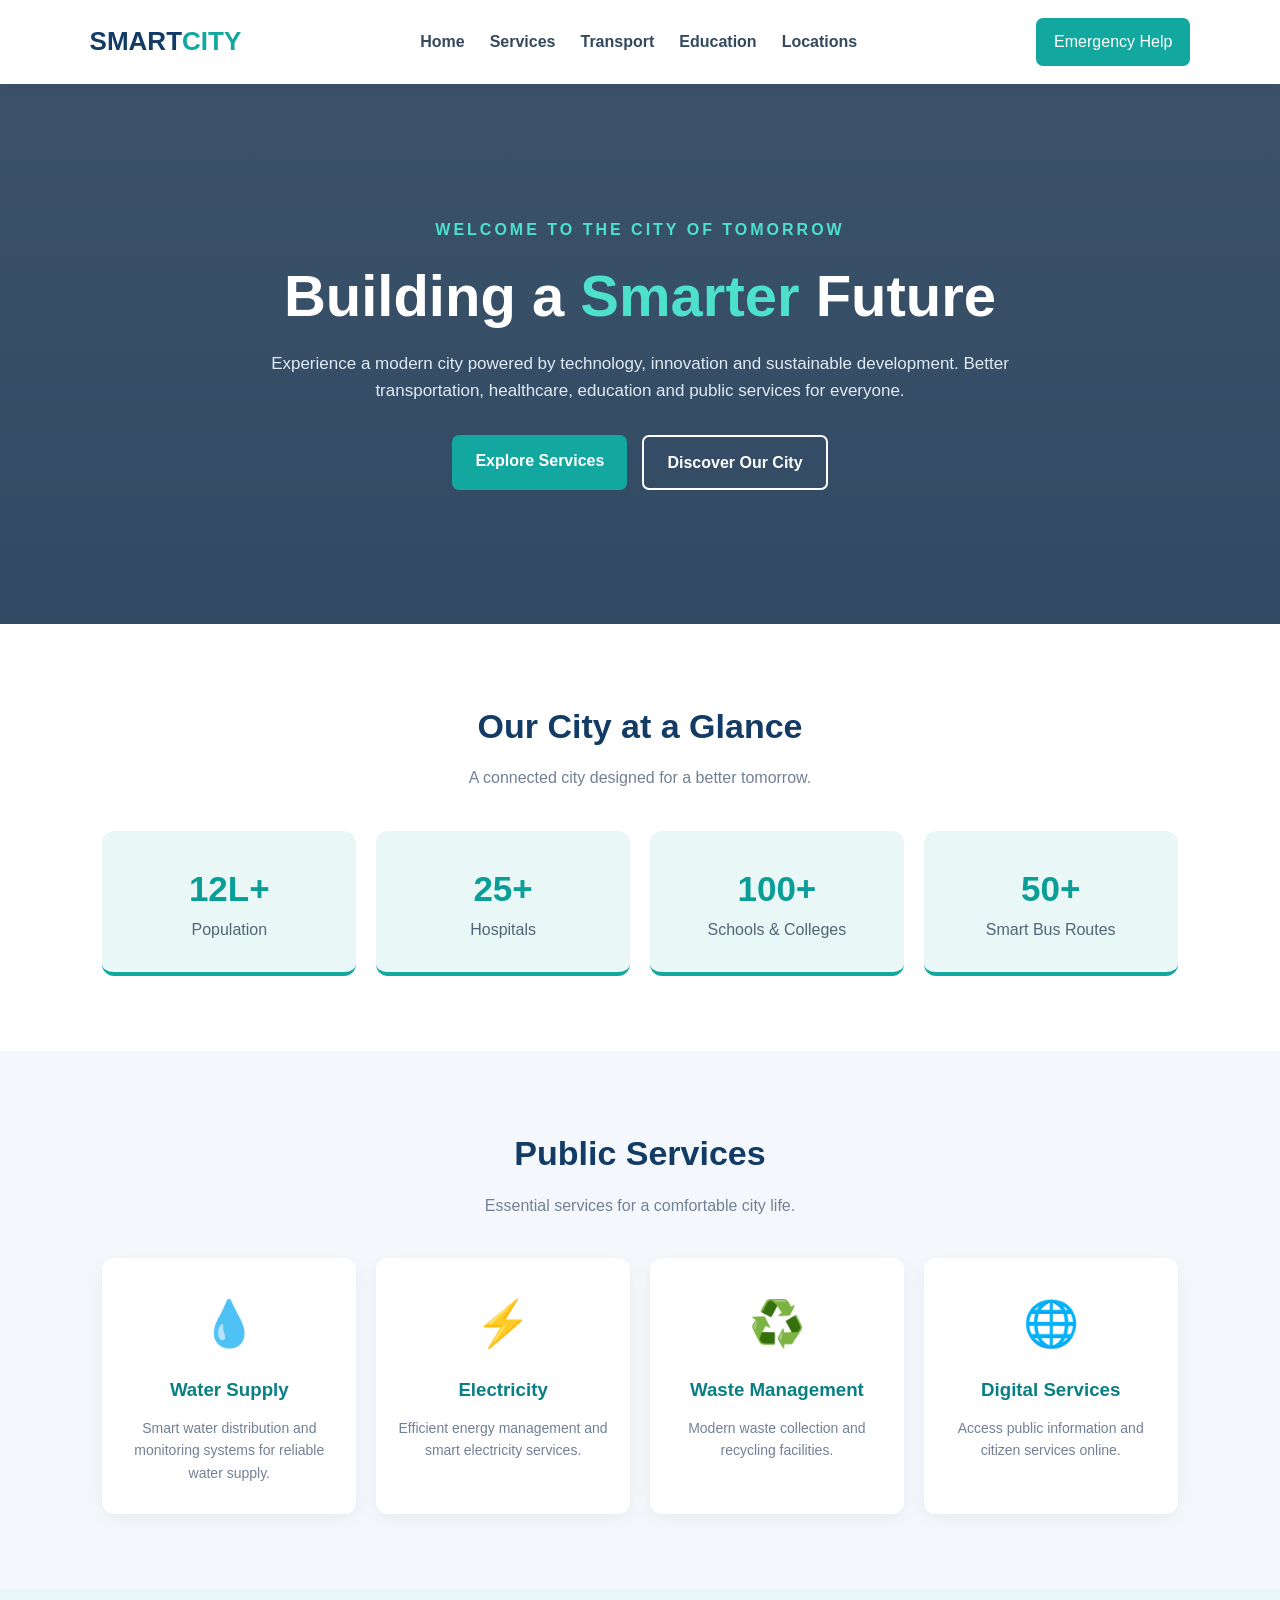
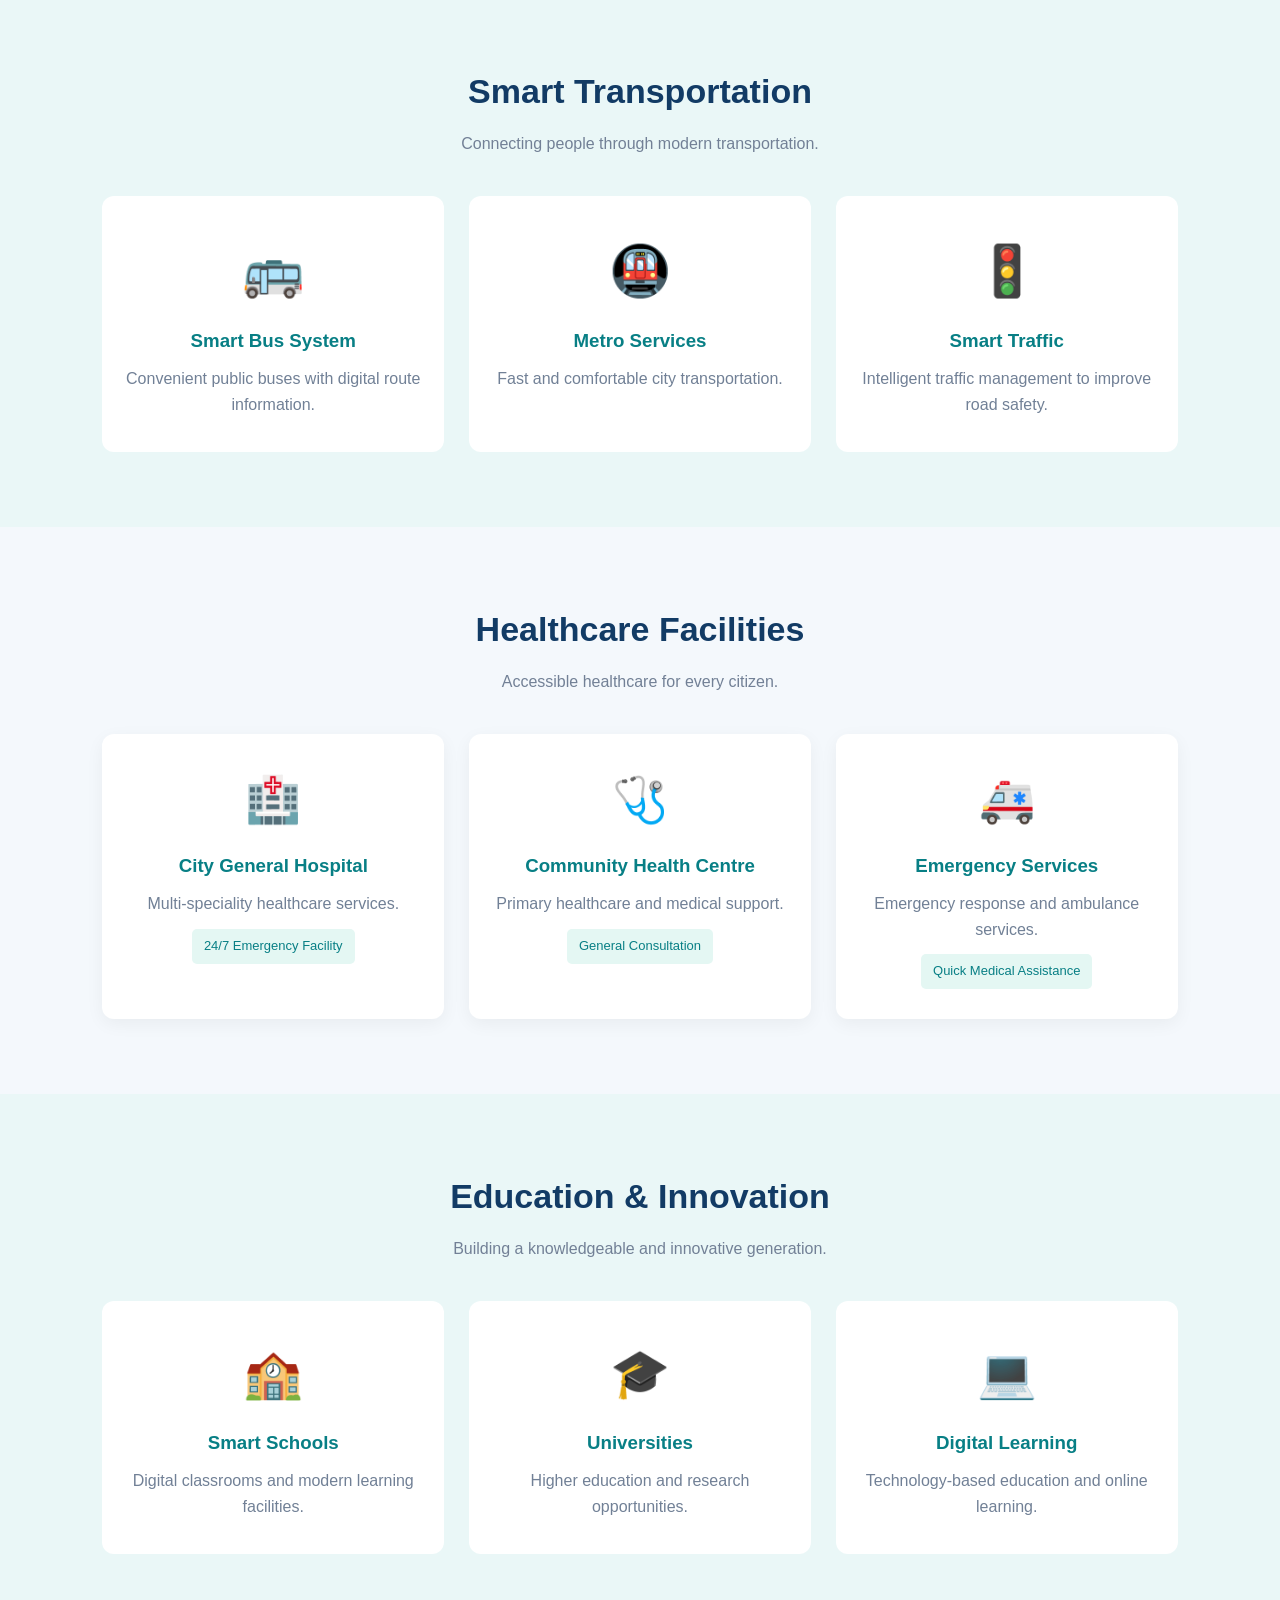
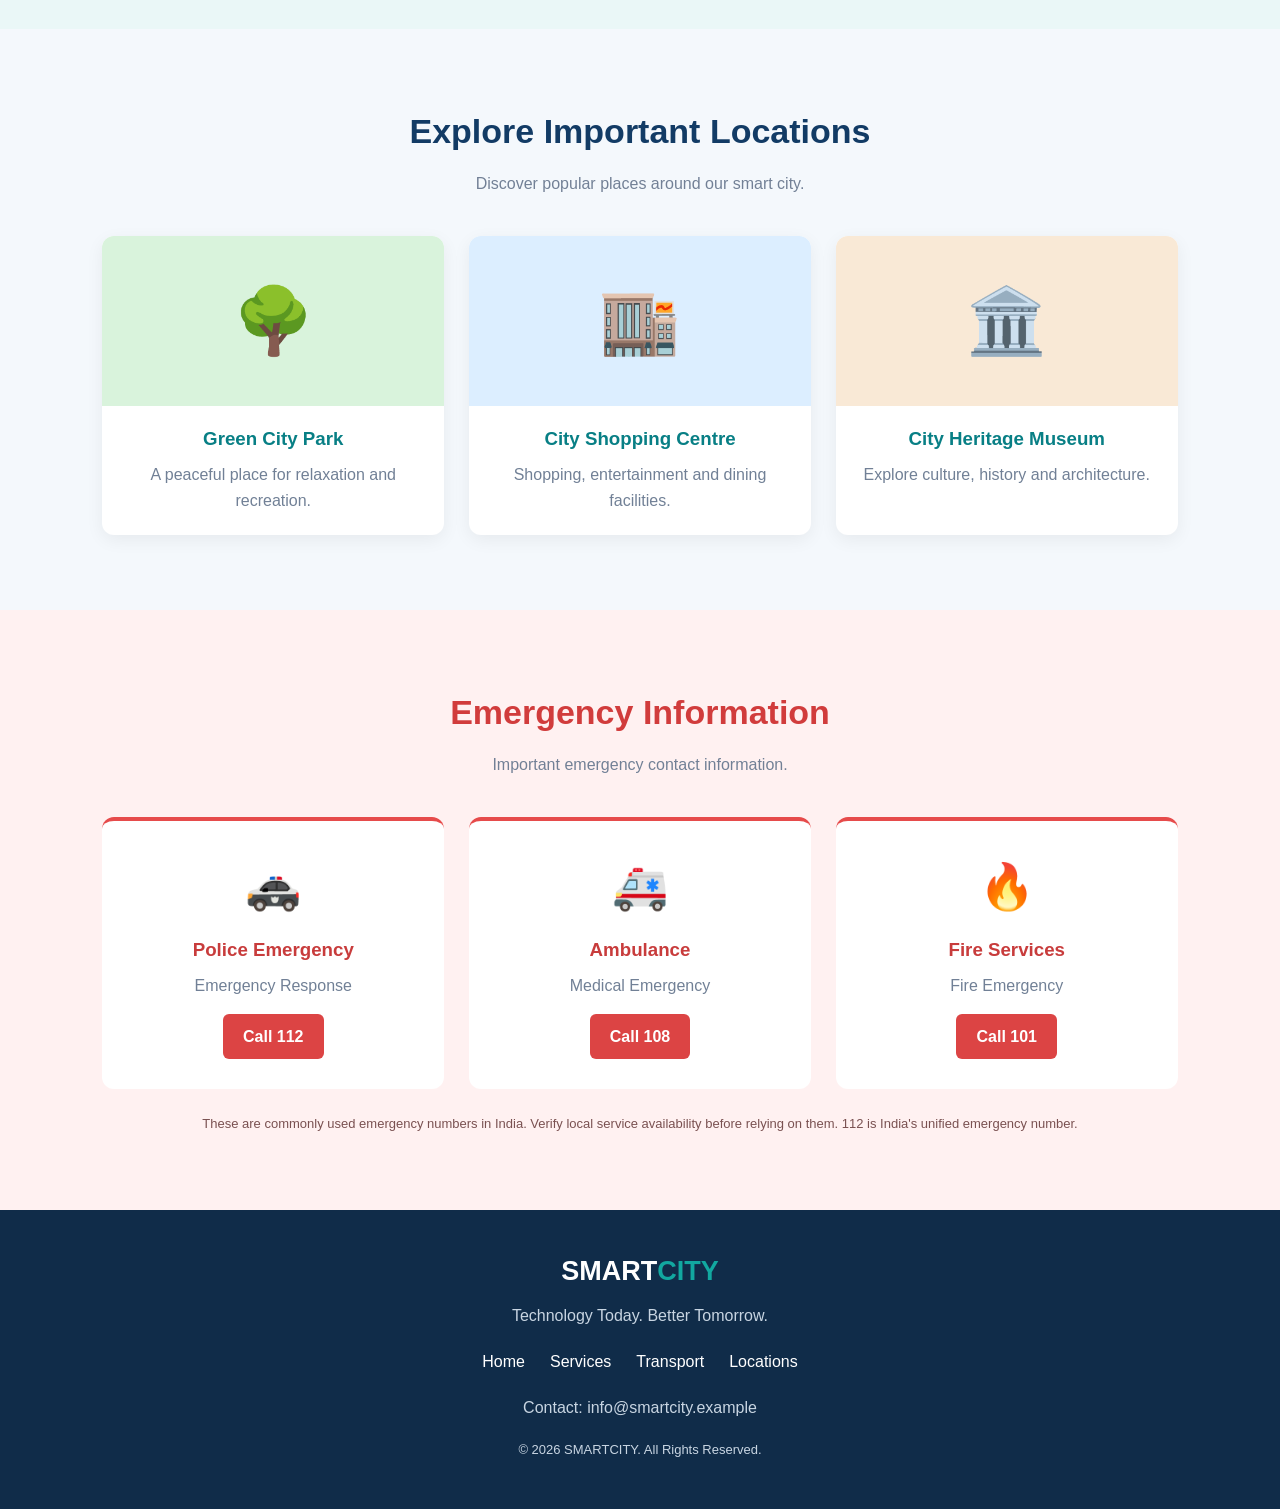
<file: Smart-City-Website/index.html>
<!DOCTYPE html>
<html lang="en">

<head>
    <meta charset="UTF-8">
    <meta name="viewport" content="width=device-width, initial-scale=1.0">

    <title>SmartCity | Future Starts Here</title>

    <link rel="stylesheet" href="style.css">
</head>

<body>

    <!-- NAVIGATION BAR -->

    <header>
        <nav class="navbar">

            <h2 class="logo">SMART<span>CITY</span></h2>

            <ul class="nav-links">
                <li><a href="#home">Home</a></li>
                <li><a href="#services">Services</a></li>
                <li><a href="#transport">Transport</a></li>
                <li><a href="#education">Education</a></li>
                <li><a href="#locations">Locations</a></li>
            </ul>

            <a href="#emergency" class="nav-btn">
                Emergency Help
            </a>

        </nav>
    </header>


    <!-- HERO SECTION -->

    <section class="hero" id="home">

        <div class="hero-content">

            <p class="tagline">WELCOME TO THE CITY OF TOMORROW</p>

            <h1>Building a <span>Smarter</span> Future</h1>

            <p>
                Experience a modern city powered by technology,
                innovation and sustainable development.
                Better transportation, healthcare, education
                and public services for everyone.
            </p>

            <div class="hero-buttons">

                <a href="#services" class="primary-btn">
                    Explore Services
                </a>

                <a href="#locations" class="secondary-btn">
                    Discover Our City
                </a>

            </div>

        </div>

    </section>


    <!-- CITY STATISTICS -->

    <section class="statistics section">

        <h2 class="section-title">Our City at a Glance</h2>

        <p class="section-subtitle">
            A connected city designed for a better tomorrow.
        </p>

        <div class="stats-container">

            <div class="stat-card">
                <h3>12L+</h3>
                <p>Population</p>
            </div>

            <div class="stat-card">
                <h3>25+</h3>
                <p>Hospitals</p>
            </div>

            <div class="stat-card">
                <h3>100+</h3>
                <p>Schools & Colleges</p>
            </div>

            <div class="stat-card">
                <h3>50+</h3>
                <p>Smart Bus Routes</p>
            </div>

        </div>

    </section>


    <!-- PUBLIC SERVICES -->

    <section class="services section" id="services">

        <h2 class="section-title">Public Services</h2>

        <p class="section-subtitle">
            Essential services for a comfortable city life.
        </p>

        <div class="service-container">

            <div class="service-card">
                <div class="service-icon">💧</div>
                <h3>Water Supply</h3>
                <p>
                    Smart water distribution and monitoring
                    systems for reliable water supply.
                </p>
            </div>

            <div class="service-card">
                <div class="service-icon">⚡</div>
                <h3>Electricity</h3>
                <p>
                    Efficient energy management and
                    smart electricity services.
                </p>
            </div>

            <div class="service-card">
                <div class="service-icon">♻️</div>
                <h3>Waste Management</h3>
                <p>
                    Modern waste collection and
                    recycling facilities.
                </p>
            </div>

            <div class="service-card">
                <div class="service-icon">🌐</div>
                <h3>Digital Services</h3>
                <p>
                    Access public information and
                    citizen services online.
                </p>
            </div>

        </div>

    </section>


    <!-- TRANSPORTATION -->

    <section class="transport section" id="transport">

        <h2 class="section-title">Smart Transportation</h2>

        <p class="section-subtitle">
            Connecting people through modern transportation.
        </p>

        <div class="transport-container">

            <div class="transport-card">
                <div class="transport-icon">🚌</div>
                <h3>Smart Bus System</h3>
                <p>
                    Convenient public buses with
                    digital route information.
                </p>
            </div>

            <div class="transport-card">
                <div class="transport-icon">🚇</div>
                <h3>Metro Services</h3>
                <p>
                    Fast and comfortable city
                    transportation.
                </p>
            </div>

            <div class="transport-card">
                <div class="transport-icon">🚦</div>
                <h3>Smart Traffic</h3>
                <p>
                    Intelligent traffic management
                    to improve road safety.
                </p>
            </div>

        </div>

    </section>


    <!-- HEALTHCARE -->

    <section class="healthcare section" id="healthcare">

        <h2 class="section-title">Healthcare Facilities</h2>

        <p class="section-subtitle">
            Accessible healthcare for every citizen.
        </p>

        <div class="health-container">

            <div class="health-card">
                <div class="health-icon">🏥</div>
                <h3>City General Hospital</h3>
                <p>Multi-speciality healthcare services.</p>
                <span>24/7 Emergency Facility</span>
            </div>

            <div class="health-card">
                <div class="health-icon">🩺</div>
                <h3>Community Health Centre</h3>
                <p>Primary healthcare and medical support.</p>
                <span>General Consultation</span>
            </div>

            <div class="health-card">
                <div class="health-icon">🚑</div>
                <h3>Emergency Services</h3>
                <p>Emergency response and ambulance services.</p>
                <span>Quick Medical Assistance</span>
            </div>

        </div>

    </section>


    <!-- EDUCATION -->

    <section class="education section" id="education">

        <h2 class="section-title">Education & Innovation</h2>

        <p class="section-subtitle">
            Building a knowledgeable and innovative generation.
        </p>

        <div class="education-container">

            <div class="education-card">
                <div class="education-icon">🏫</div>
                <h3>Smart Schools</h3>
                <p>
                    Digital classrooms and modern
                    learning facilities.
                </p>
            </div>

            <div class="education-card">
                <div class="education-icon">🎓</div>
                <h3>Universities</h3>
                <p>
                    Higher education and
                    research opportunities.
                </p>
            </div>

            <div class="education-card">
                <div class="education-icon">💻</div>
                <h3>Digital Learning</h3>
                <p>
                    Technology-based education
                    and online learning.
                </p>
            </div>

        </div>

    </section>


    <!-- IMPORTANT LOCATIONS -->

    <section class="locations section" id="locations">

        <h2 class="section-title">Explore Important Locations</h2>

        <p class="section-subtitle">
            Discover popular places around our smart city.
        </p>

        <div class="location-container">

            <div class="location-card">
                <div class="location-image park">
                    🌳
                </div>
                <h3>Green City Park</h3>
                <p>A peaceful place for relaxation and recreation.</p>
            </div>

            <div class="location-card">
                <div class="location-image mall">
                    🏬
                </div>
                <h3>City Shopping Centre</h3>
                <p>Shopping, entertainment and dining facilities.</p>
            </div>

            <div class="location-card">
                <div class="location-image museum">
                    🏛️
                </div>
                <h3>City Heritage Museum</h3>
                <p>Explore culture, history and architecture.</p>
            </div>

        </div>

    </section>


    <!-- EMERGENCY INFORMATION -->

    <section class="emergency section" id="emergency">

        <h2 class="section-title">Emergency Information</h2>

        <p class="section-subtitle">
            Important emergency contact information.
        </p>

        <div class="emergency-container">

            <div class="emergency-card">
                <div class="emergency-icon">🚓</div>
                <h3>Police Emergency</h3>
                <p>Emergency Response</p>
                <a href="tel:112">Call 112</a>
            </div>

            <div class="emergency-card">
                <div class="emergency-icon">🚑</div>
                <h3>Ambulance</h3>
                <p>Medical Emergency</p>
                <a href="tel:108">Call 108</a>
            </div>

            <div class="emergency-card">
                <div class="emergency-icon">🔥</div>
                <h3>Fire Services</h3>
                <p>Fire Emergency</p>
                <a href="tel:101">Call 101</a>
            </div>

        </div>

        <p class="emergency-note">
            These are commonly used emergency numbers in India.
            Verify local service availability before relying on them.
            112 is India's unified emergency number.
        </p>

    </section>


    <!-- FOOTER -->

    <footer>

        <h2>SMART<span>CITY</span></h2>

        <p>Technology Today. Better Tomorrow.</p>

        <div class="footer-links">
            <a href="#home">Home</a>
            <a href="#services">Services</a>
            <a href="#transport">Transport</a>
            <a href="#locations">Locations</a>
        </div>

        <p>Contact: info@smartcity.example</p>

        <p class="copyright">
            © 2026 SMARTCITY. All Rights Reserved.
        </p>

    </footer>


</body>
</html>
</file>
<file: Smart-City-Website/style.css>
/* GENERAL STYLING */

* {
    margin: 0;
    padding: 0;
    box-sizing: border-box;
    scroll-behavior: smooth;
}

body {
    font-family: Arial, sans-serif;
    background: #f4f8fc;
    color: #1d3045;
    line-height: 1.6;
}


/* NAVIGATION BAR */

header {
    background: white;
    padding: 18px 7%;
    position: sticky;
    top: 0;
    z-index: 100;
    box-shadow: 0 3px 12px rgba(0,0,0,0.06);
}

.navbar {
    display: flex;
    justify-content: space-between;
    align-items: center;
}

.logo {
    font-size: 26px;
    color: #123b65;
    font-weight: 900;
}

.logo span,
footer span {
    color: #12a8a0;
}

.nav-links {
    display: flex;
    list-style: none;
    gap: 25px;
}

.nav-links a {
    text-decoration: none;
    color: #34495e;
    font-weight: bold;
    transition: 0.3s;
}

.nav-links a:hover {
    color: #12a8a0;
}

.nav-btn {
    background: #12a8a0;
    color: white;
    padding: 11px 18px;
    text-decoration: none;
    border-radius: 7px;
}


/* HERO SECTION */

.hero {
    min-height: 540px;

    display: flex;
    justify-content: center;
    align-items: center;

    text-align: center;
    padding: 70px 20px;

    background:
    linear-gradient(rgba(7, 35, 65, 0.78),
                    rgba(7, 35, 65, 0.82)),
    url("https://images.unsplash.com/photo-1519501025264-65ba15a82390?w=1600")
    center/cover no-repeat;

    color: white;
}

.hero-content {
    max-width: 850px;
}

.tagline {
    color: #4de0cb;
    letter-spacing: 3px;
    font-weight: bold;
    margin-bottom: 18px;
}

.hero h1 {
    font-size: 58px;
    line-height: 1.2;
    margin-bottom: 20px;
}

.hero h1 span {
    color: #4de0cb;
}

.hero-content > p:not(.tagline) {
    font-size: 17px;
    color: #e0eaf3;
    margin-bottom: 30px;
}

.hero-buttons {
    display: flex;
    justify-content: center;
    gap: 15px;
    flex-wrap: wrap;
}

.primary-btn,
.secondary-btn {
    text-decoration: none;
    padding: 13px 23px;
    border-radius: 7px;
    font-weight: bold;
    transition: 0.3s;
}

.primary-btn {
    background: #12a8a0;
    color: white;
}

.secondary-btn {
    border: 2px solid white;
    color: white;
}

.primary-btn:hover {
    background: #087d77;
}

.secondary-btn:hover {
    background: white;
    color: #123b65;
}


/* COMMON SECTION STYLING */

.section {
    padding: 75px 8%;
    text-align: center;
}

.section-title {
    font-size: 34px;
    color: #123b65;
    margin-bottom: 12px;
}

.section-subtitle {
    color: #728096;
    margin-bottom: 40px;
}


/* CITY STATISTICS */

.statistics {
    background: white;
}

.stats-container {
    display: grid;
    grid-template-columns: repeat(4, 1fr);
    gap: 20px;
}

.stat-card {
    background: #eaf7f7;
    padding: 30px 15px;
    border-radius: 12px;
    border-bottom: 4px solid #12a8a0;
}

.stat-card h3 {
    color: #0b9e97;
    font-size: 35px;
}

.stat-card p {
    color: #526477;
}


/* PUBLIC SERVICES */

.services {
    background: #f4f8fc;
}

.service-container {
    display: grid;
    grid-template-columns: repeat(4, 1fr);
    gap: 20px;
}

.service-card {
    background: white;
    padding: 30px 20px;
    border-radius: 12px;
    box-shadow: 0 5px 18px rgba(0,0,0,0.05);
    transition: 0.3s;
}

.service-card:hover {
    transform: translateY(-8px);
}

.service-icon {
    font-size: 45px;
    margin-bottom: 15px;
}

.service-card h3 {
    color: #087f85;
    margin-bottom: 12px;
}

.service-card p {
    color: #718096;
    font-size: 14px;
}


/* TRANSPORTATION */

.transport {
    background: #eaf7f7;
}

.transport-container {
    display: grid;
    grid-template-columns: repeat(3, 1fr);
    gap: 25px;
}

.transport-card {
    background: white;
    padding: 35px 20px;
    border-radius: 12px;
    transition: 0.3s;
}

.transport-card:hover {
    transform: translateY(-7px);
    box-shadow: 0 8px 20px rgba(0,0,0,0.08);
}

.transport-icon {
    font-size: 50px;
    margin-bottom: 15px;
}

.transport-card h3 {
    color: #087f85;
    margin-bottom: 10px;
}

.transport-card p {
    color: #718096;
}


/* HEALTHCARE */

.health-container {
    display: grid;
    grid-template-columns: repeat(3, 1fr);
    gap: 25px;
}

.health-card {
    background: white;
    padding: 30px 20px;
    border-radius: 12px;
    box-shadow: 0 5px 18px rgba(0,0,0,0.05);
}

.health-icon {
    font-size: 45px;
    margin-bottom: 15px;
}

.health-card h3 {
    color: #087f85;
    margin-bottom: 10px;
}

.health-card p {
    color: #718096;
    margin-bottom: 12px;
}

.health-card span {
    display: inline-block;
    color: #087f85;
    background: #e4f7f3;
    padding: 7px 12px;
    border-radius: 5px;
    font-size: 13px;
}


/* EDUCATION */

.education {
    background: #eaf7f7;
}

.education-container {
    display: grid;
    grid-template-columns: repeat(3, 1fr);
    gap: 25px;
}

.education-card {
    background: white;
    padding: 35px 20px;
    border-radius: 12px;
    transition: 0.3s;
}

.education-card:hover {
    transform: translateY(-7px);
}

.education-icon {
    font-size: 48px;
    margin-bottom: 15px;
}

.education-card h3 {
    color: #087f85;
    margin-bottom: 10px;
}

.education-card p {
    color: #718096;
}


/* IMPORTANT LOCATIONS */

.location-container {
    display: grid;
    grid-template-columns: repeat(3, 1fr);
    gap: 25px;
}

.location-card {
    background: white;
    border-radius: 12px;
    overflow: hidden;
    box-shadow: 0 5px 18px rgba(0,0,0,0.06);
    transition: 0.3s;
}

.location-card:hover {
    transform: translateY(-7px);
}

.location-image {
    height: 170px;
    display: flex;
    justify-content: center;
    align-items: center;
    font-size: 65px;
}

.park {
    background: #d9f3dc;
}

.mall {
    background: #dceeff;
}

.museum {
    background: #f9e9d6;
}

.location-card h3 {
    color: #087f85;
    margin: 18px 10px 8px;
}

.location-card p {
    color: #718096;
    padding: 0 15px 22px;
}


/* EMERGENCY SECTION */

.emergency {
    background: #fff1f1;
}

.emergency .section-title {
    color: #d13c3c;
}

.emergency-container {
    display: grid;
    grid-template-columns: repeat(3, 1fr);
    gap: 25px;
}

.emergency-card {
    background: white;
    padding: 30px 20px;
    border-radius: 12px;
    border-top: 4px solid #e64b4b;
}

.emergency-icon {
    font-size: 45px;
    margin-bottom: 12px;
}

.emergency-card h3 {
    color: #c83c3c;
    margin-bottom: 8px;
}

.emergency-card p {
    color: #718096;
    margin-bottom: 15px;
}

.emergency-card a {
    display: inline-block;
    background: #dc4444;
    color: white;
    padding: 10px 20px;
    text-decoration: none;
    border-radius: 6px;
    font-weight: bold;
}

.emergency-card a:hover {
    background: #ad2929;
}

.emergency-note {
    margin-top: 25px;
    color: #7a5151;
    font-size: 13px;
}


/* FOOTER */

footer {
    background: #102c49;
    color: white;
    text-align: center;
    padding: 40px 15px;
}

footer h2 {
    font-size: 27px;
    margin-bottom: 10px;
}

.footer-links {
    display: flex;
    justify-content: center;
    gap: 25px;
    flex-wrap: wrap;
    margin: 20px 0;
}

.footer-links a {
    color: white;
    text-decoration: none;
}

.footer-links a:hover {
    color: #4de0cb;
}

footer p {
    color: #c8d5e2;
    margin: 8px;
}

.copyright {
    margin-top: 20px;
    font-size: 13px;
}


/* RESPONSIVE DESIGN */

@media (max-width: 900px) {

    .stats-container,
    .service-container {
        grid-template-columns: repeat(2, 1fr);
    }

    .nav-links {
        gap: 12px;
    }

    .nav-btn {
        display: none;
    }

    .hero h1 {
        font-size: 45px;
    }
}


@media (max-width: 600px) {

    .navbar {
        flex-direction: column;
        gap: 15px;
    }

    .nav-links {
        justify-content: center;
        flex-wrap: wrap;
        gap: 12px;
    }

    .hero h1 {
        font-size: 35px;
    }

    .hero-content > p:not(.tagline) {
        font-size: 15px;
    }

    .section {
        padding: 50px 5%;
    }

    .section-title {
        font-size: 27px;
    }

    .stats-container,
    .service-container,
    .transport-container,
    .health-container,
    .education-container,
    .location-container,
    .emergency-container {
        grid-template-columns: 1fr;
    }

    .hero-buttons {
        flex-direction: column;
        align-items: center;
    }

}
</file>
